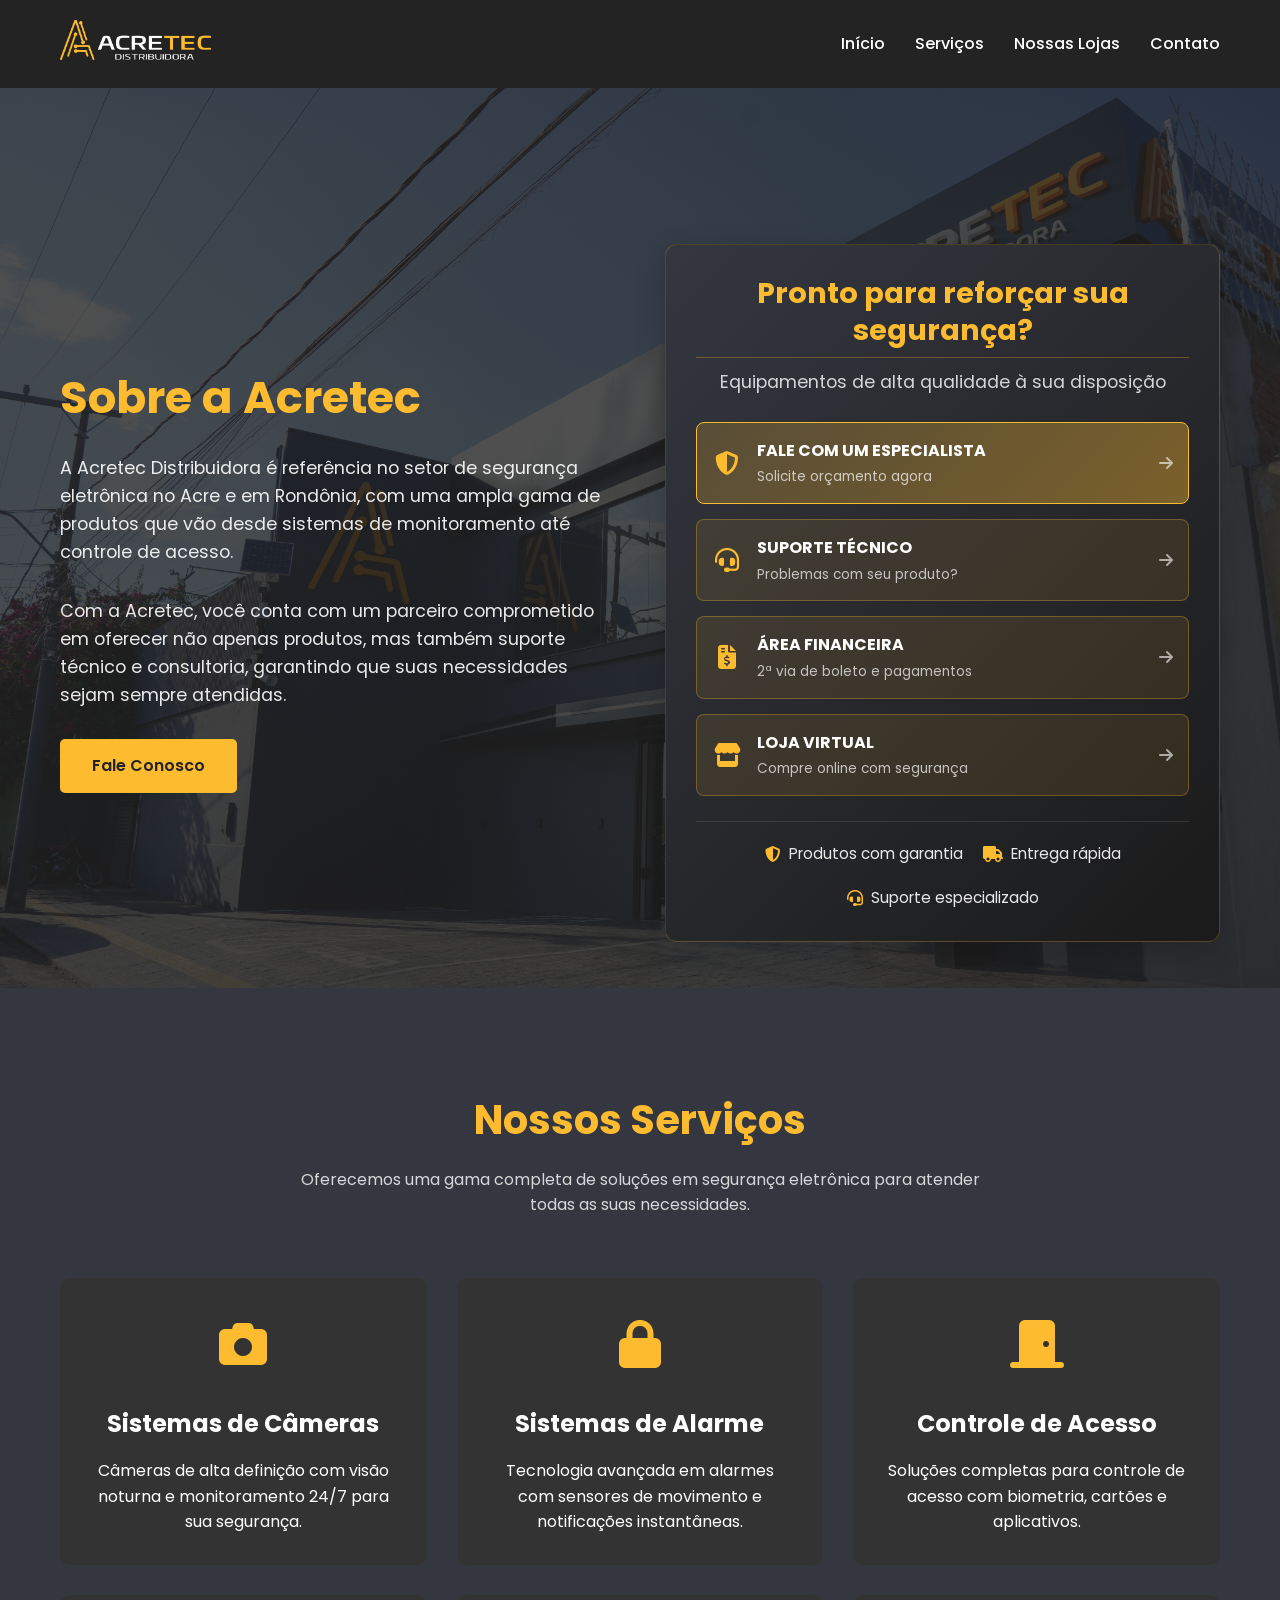
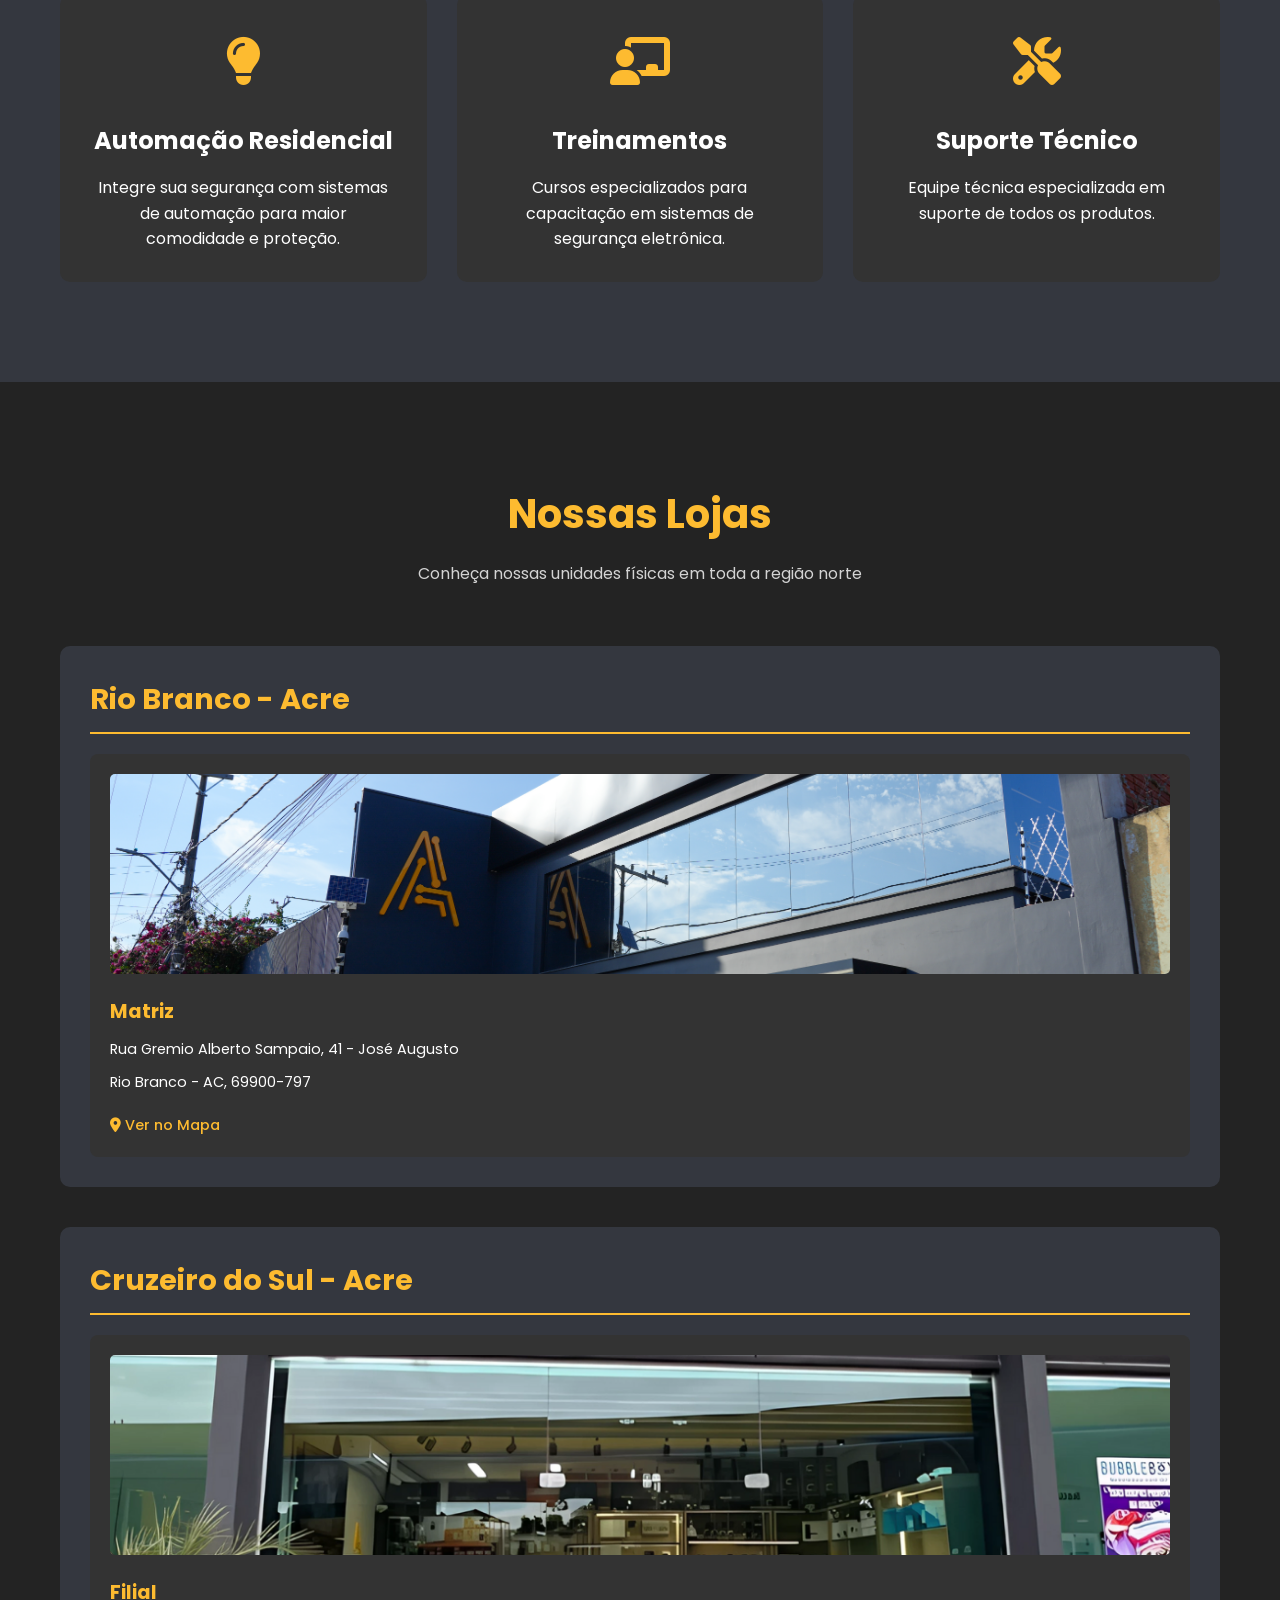
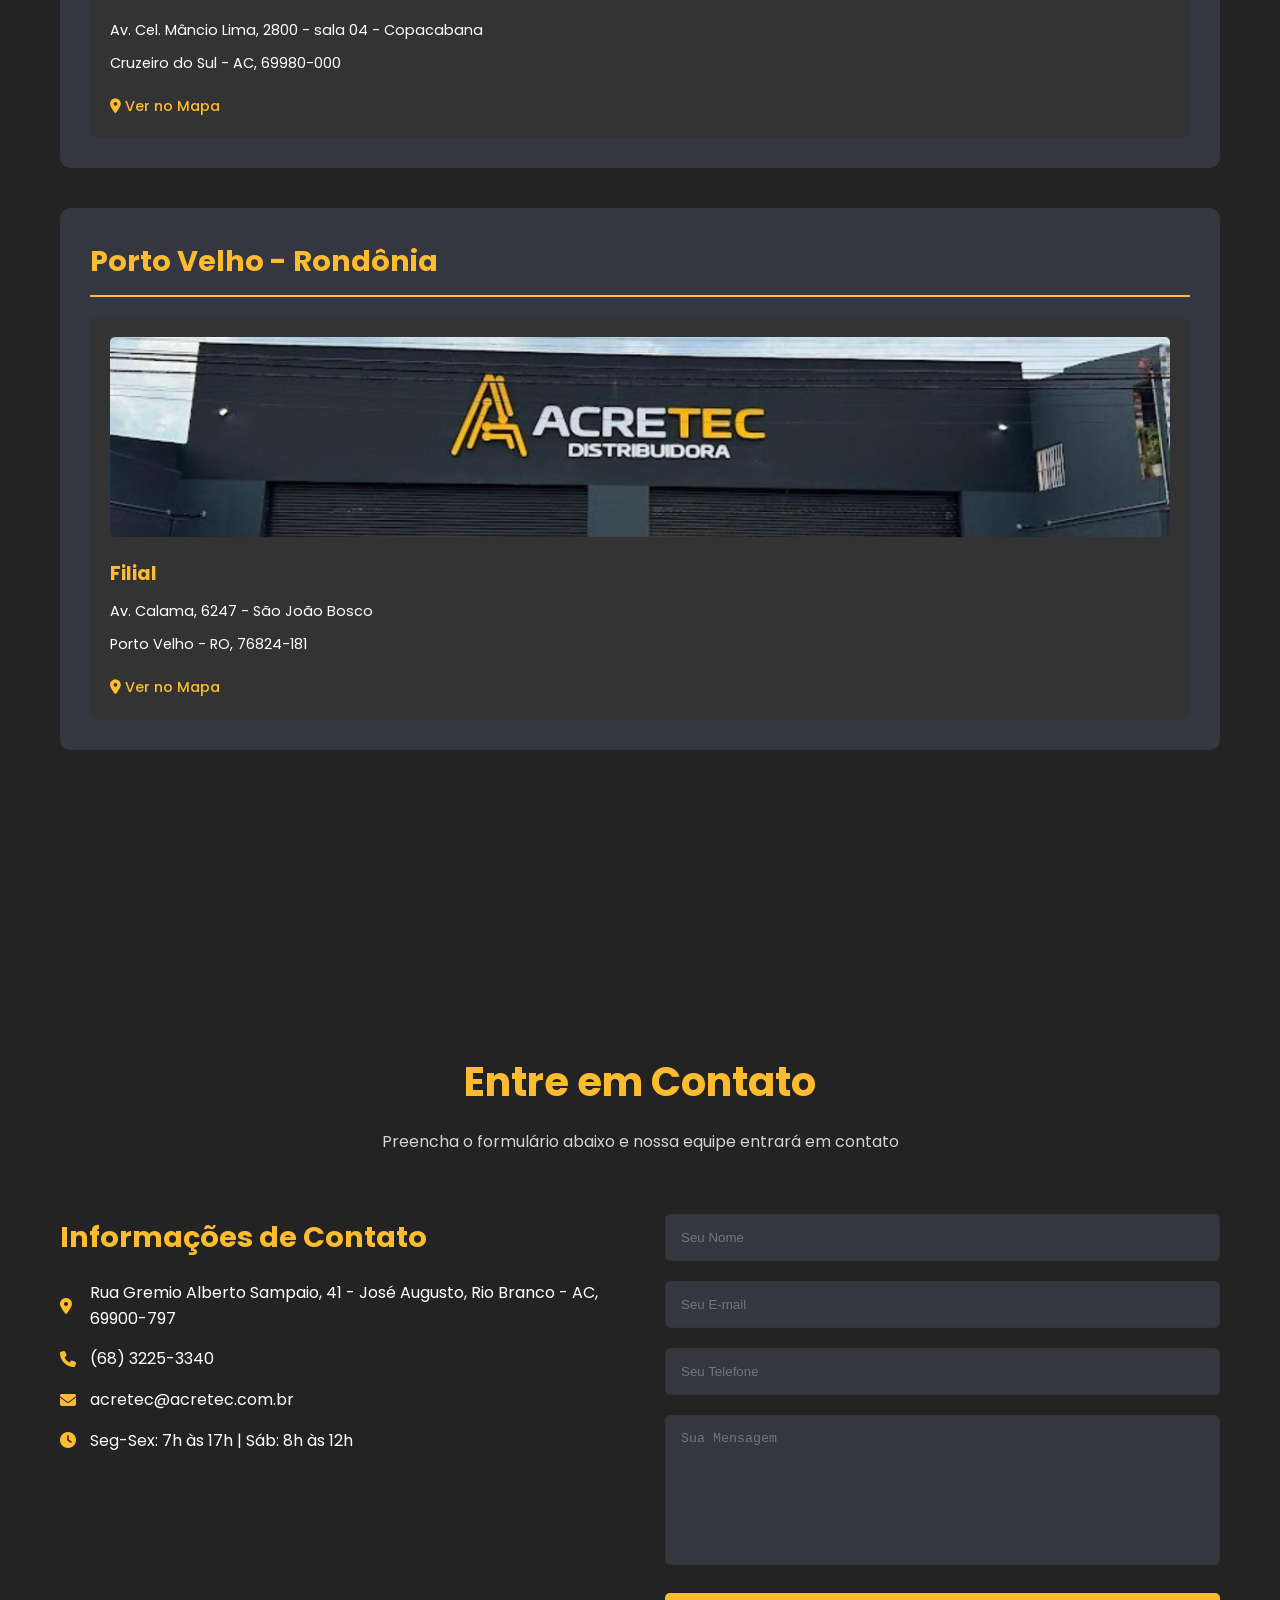
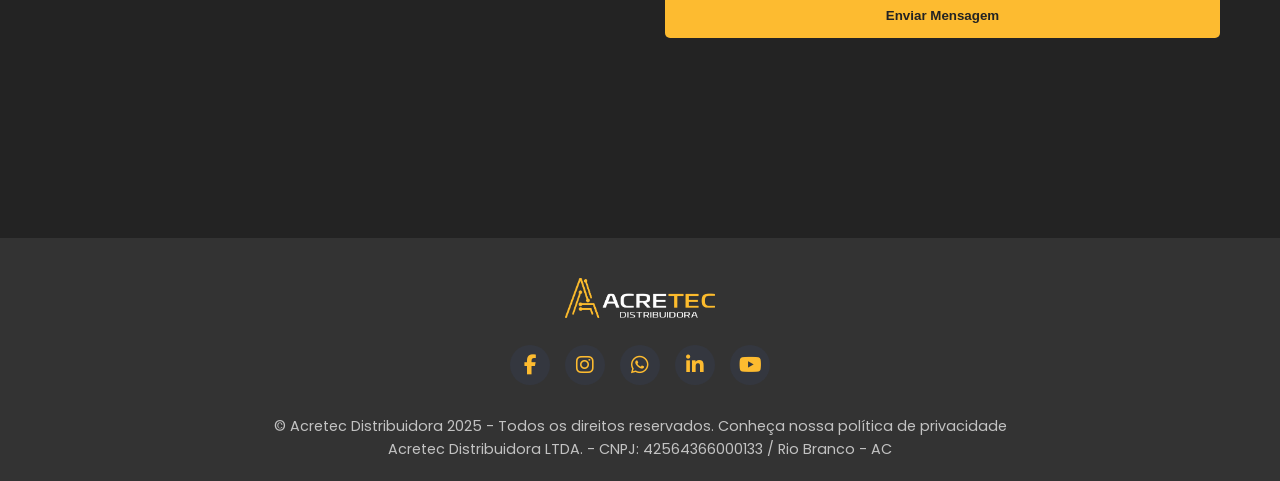
<file: index.html>
<!DOCTYPE html>
<html lang="pt-BR">

<head>
    <meta charset="UTF-8">
    <meta name="viewport" content="width=device-width, initial-scale=1.0">
    <title>ACRETEC - Segurança Eletrônica</title>
    <link rel="stylesheet" href="https://cdnjs.cloudflare.com/ajax/libs/font-awesome/6.4.0/css/all.min.css">
    <link href="https://fonts.googleapis.com/css2?family=Poppins:wght@300;400;500;600;700&display=swap"
        rel="stylesheet">
    <link rel="icon" href="./imagem/logo.png">
    <link rel="stylesheet" href="style.css">
</head>

<body>
    <header>
        <div class="container header-container">
            <div class="logo">
                <img src="./imagem/logoHorizontal.png" alt="ACRETEC Logo">
            </div>

            <nav>
                <button class="mobile-menu-btn">
                    <i class="fas fa-bars"></i>
                </button>
                <ul id="menu">
                    <li><a href="#home">Início</a></li>
                    <li><a href="#services">Serviços</a></li>
                    <li><a href="#stores">Nossas Lojas</a></li>
                    <li><a href="#contact">Contato</a></li>
                </ul>
            </nav>
        </div>
    </header>

    <section class="hero" id="home">
        <div class="container">
            <div class="hero-content">
                <div class="about-text">
                    <h1>Sobre a Acretec</h1>
                    <p>A Acretec Distribuidora é referência no setor de segurança eletrônica no Acre e em Rondônia, com
                        uma ampla gama de produtos que vão desde sistemas de monitoramento até controle de acesso.</p>
                    <p>Com a Acretec, você conta com um parceiro comprometido em oferecer não apenas produtos, mas
                        também suporte técnico e consultoria, garantindo que suas necessidades sejam sempre atendidas.
                    </p>

                    <div class="btn-group">
                        <a href="#contact" class="btn">Fale Conosco</a>
                    </div>
                </div>

                <div class="action-section purchase-cta">
                    <h3>Pronto para reforçar sua segurança?</h3>
                    <p class="cta-subtitle">Equipamentos de alta qualidade à sua disposição</p>

                    <div class="cta-buttons-grid">
                        <a href="https://wa.link/mc4nez" class="cta-button primary" _ngcontent-ngi-c31=""
                            fxflex="" target="_blank"></span>
                            <i class="fas fa-shield-alt"></i>
                            <div>
                                <strong>FALE COM UM ESPECIALISTA</strong>
                                <span>Solicite orçamento agora</span>
                            </div>
                            <i class="fas fa-arrow-right"></i>
                        </a>

                        <a href="https://link.acretec.com.br/suporte" class="cta-button" target="_blank">
                            <i class="fas fa-headset"></i>
                            <div>
                                <strong>SUPORTE TÉCNICO</strong>
                                <span>Problemas com seu produto?</span>
                            </div>
                            <i class="fas fa-arrow-right"></i>
                        </a>

                        <a href="https://link.acretec.com.br/financeiro" class="cta-button" target="_blank">
                            <i class="fas fa-file-invoice-dollar"></i>
                            <div>
                                <strong>ÁREA FINANCEIRA</strong>
                                <span>2ª via de boleto e pagamentos</span>
                            </div>
                            <i class="fas fa-arrow-right"></i>
                        </a>

                        <a href="https://acretec.com.br" target="_blank" class="cta-button" target="_blank">
                            <i class="fas fa-store"></i>
                            <div>
                                <strong>LOJA VIRTUAL</strong>
                                <span>Compre online com segurança</span>
                            </div>
                            <i class="fas fa-arrow-right"></i>
                        </a>
                    </div>

                    <div class="cta-benefits">
                        <div class="benefit-item">
                            <i class="fas fa-shield-alt"></i>
                            <span>Produtos com garantia</span>
                        </div>
                        <div class="benefit-item">
                            <i class="fas fa-truck"></i>
                            <span>Entrega rápida</span>
                        </div>
                        <div class="benefit-item">
                            <i class="fas fa-headset"></i>
                            <span>Suporte especializado</span>
                        </div>
                    </div>
                </div>
            </div>
        </div>
        </div>
    </section>

    <section class="services" id="services">
        <div class="container">
            <div class="section-title">
                <h2>Nossos Serviços</h2>
                <p>Oferecemos uma gama completa de soluções em segurança eletrônica para atender todas as suas
                    necessidades.</p>
            </div>

            <div class="services-grid">
                <div class="service-card">
                    <div class="service-icon">
                        <i class="fas fa-camera"></i>
                    </div>
                    <h3>Sistemas de Câmeras</h3>
                    <p>Câmeras de alta definição com visão noturna e monitoramento 24/7 para sua segurança.</p>
                </div>

                <div class="service-card">
                    <div class="service-icon">
                        <i class="fas fa-lock"></i>
                    </div>
                    <h3>Sistemas de Alarme</h3>
                    <p>Tecnologia avançada em alarmes com sensores de movimento e notificações instantâneas.</p>
                </div>

                <div class="service-card">
                    <div class="service-icon">
                        <i class="fas fa-door-closed"></i>
                    </div>
                    <h3>Controle de Acesso</h3>
                    <p>Soluções completas para controle de acesso com biometria, cartões e aplicativos.</p>
                </div>

                <div class="service-card">
                    <div class="service-icon">
                        <i class="fas fa-lightbulb"></i>
                    </div>
                    <h3>Automação Residencial</h3>
                    <p>Integre sua segurança com sistemas de automação para maior comodidade e proteção.</p>
                </div>

                <div class="service-card">
                    <div class="service-icon">
                        <i class="fas fa-chalkboard-teacher"></i>
                    </div>
                    <h3>Treinamentos</h3>
                    <p>Cursos especializados para capacitação em sistemas de segurança eletrônica.</p>
                </div>

                <div class="service-card">
                    <div class="service-icon">
                        <i class="fas fa-tools"></i>
                    </div>
                    <h3>Suporte Técnico</h3>
                    <p>Equipe técnica especializada em suporte de todos os produtos.</p>
                </div>
            </div>
        </div>
    </section>

    <section class="stores" id="stores">
        <div class="container">
            <div class="section-title">
                <h2>Nossas Lojas</h2>
                <p>Conheça nossas unidades físicas em toda a região norte</p>
            </div>

            <div class="stores-container">
                <div class="store-group">
                    <h3>Rio Branco - Acre</h3>
                    <div class="store-cards">
                        <div class="store-card">
                            <img src="./imagem/lojaRbr.JPG" alt="Loja Rio Branco">
                            <h4>Matriz</h4>
                            <p>Rua Gremio Alberto Sampaio, 41 - José Augusto</p>
                            <p>Rio Branco - AC, 69900-797</p>
                            <a href="https://www.google.com/maps/place/R.+Gremio+Alberto+Sampaio,+31+-+Jos%C3%A9+Augusto,+Rio+Branco+-+AC,+69900-797,+Brasil"
                                target="_blank">
                                <i class="fas fa-map-marker-alt"></i> Ver no Mapa
                            </a>
                        </div>
                    </div>
                </div>

                <div class="store-group">
                    <h3>Cruzeiro do Sul - Acre</h3>
                    <div class="store-cards">
                        <div class="store-card">
                            <img src="./imagem/lojaCzs.png" alt="Loja Cruzeiro do Sul">
                            <h4>Filial</h4>
                            <p>Av. Cel. Mâncio Lima, 2800 - sala 04 - Copacabana</p>
                            <p>Cruzeiro do Sul - AC, 69980-000</p>
                            <a href="https://www.google.com/maps/place/Av.+Cel.+M%C3%A2ncio+Lima,+2800+-+Copacabana,+Cruzeiro+do+Sul+-+AC,+69980-000,+Brasil"
                                target="_blank">
                                <i class="fas fa-map-marker-alt"></i> Ver no Mapa
                            </a>
                        </div>
                    </div>
                </div>

                <div class="store-group">
                    <h3>Porto Velho - Rondônia</h3>
                    <div class="store-cards">
                        <div class="store-card">
                            <img src="./imagem/lojaPvh.jpg" alt="Loja Porto Velho">
                            <h4>Filial</h4>
                            <p>Av. Calama, 6247 - São João Bosco</p>
                            <p>Porto Velho - RO, 76824-181</p>
                            <a href="https://www.google.com/maps/place/Av.+Calama,+6247+-+S%C3%A3o+Jo%C3%A3o+Bosco,+Porto+Velho+-+RO,+76824-181,+Brasil"
                                target="_blank">
                                <i class="fas fa-map-marker-alt"></i> Ver no Mapa
                            </a>
                        </div>
                    </div>
                </div>


            </div>
        </div>
    </section>

    <section class="contact" id="contact">
        <input type="text" name="_gotcha" style="display:none">
        <section class="contact" id="contact">
            <div class="container">
                <div class="section-title">
                    <h2>Entre em Contato</h2>
                    <p>Preencha o formulário abaixo e nossa equipe entrará em contato</p>
                </div>

                <div class="contact-container">
                    <div class="contact-info">
                        <h3>Informações de Contato</h3>
                        <p><i class="fas fa-map-marker-alt"></i>Rua Gremio Alberto Sampaio, 41 - José Augusto, Rio
                            Branco - AC, 69900-797</p>
                        <p><i class="fas fa-phone"></i> (68) 3225-3340 </p>
                        <p><i class="fas fa-envelope"></i> acretec@acretec.com.br</p>
                        <p><i class="fas fa-clock"></i> Seg-Sex: 7h às 17h | Sáb: 8h às 12h</p>
                    </div>

                    <div class="contact-form">
                        <form id="contactForm">
                            <input type="text" name="nome" placeholder="Seu Nome" required>
                            <input type="email" name="email" placeholder="Seu E-mail" required>
                            <input type="tel" name="telefone" placeholder="Seu Telefone">
                            <textarea name="mensagem" placeholder="Sua Mensagem" required></textarea>

                            <div id="formFeedback" class="form-feedback"></div>

                            <button type="submit">Enviar Mensagem</button>
                        </form>
                    </div>
                </div>
            </div>
        </section>
        </div>
        </div>
        </div>
    </section>

    <footer>
        <div class="container">
            <div class="footer-logo">
                <img src="./imagem/logoHorizontal.png" alt="ACRETEC Logo" style="height: 40px;">
            </div>

            <div class="social-links">
                <a href="https://www.facebook.com/acretecdistribuidora/" aria-label="Facebook" target="_blank"><i class="fab fa-facebook-f"></i></a>
                <a href="https://www.instagram.com/acretecdistribuidora/" aria-label="Instagram" target="_blank"><i class="fab fa-instagram"></i></a>
                <a href="https://wa.link/mc4nez" aria-label="WhatsApp" target="_blank"><i class="fab fa-whatsapp"></i></a>
                <a href="https://www.linkedin.com/in/acretecdistribuidora/" aria-label="LinkedIn" target="_blank"><i class="fab fa-linkedin-in"></i></a>
                <a href="https://www.youtube.com/@acretecdistribuidora" aria-label="YouTube" target="_blank"><i class="fab fa-youtube"></i></a>
            </div>

            <div class="copyright">
                <p>&copy; Acretec Distribuidora 2025 - Todos os direitos reservados. Conheça nossa política de
                    privacidade</p>
                <p>Acretec Distribuidora LTDA. - CNPJ: 42564366000133 / Rio Branco - AC</p>
            </div>
        </div>
    </footer>
    <script src="./script.js"></script>
</body>

</html>
</file>
<file: style.css>
:root {
    --primary: #fdbb30;
    --dark: #232323;
    --dark-gray: #34373f;
    --medium-gray: #333333;
    --light: #ffffff;
}

* {
    margin: 0;
    padding: 0;
    box-sizing: border-box;
}

body {
    font-family: 'Poppins', sans-serif;
    background-color: var(--dark);
    color: var(--light);
    line-height: 1.6;
    padding-top: 70px;
}

.container {
    width: 100%;
    max-width: 1200px;
    margin: 0 auto;
    padding: 0 20px;
}

header {
    background-color: var(--dark);
    padding: 15px 0;
    position: fixed;
    top: 0;
    width: 100%;
    z-index: 1000;
    box-shadow: 0 2px 10px rgba(0,0,0,0.1);
}

.header-container {
    display: flex;
    justify-content: space-between;
    align-items: center;
    position: relative;
}

.logo img {
    height: 40px;
    width: auto;
    transition: all 0.3s ease;
    z-index: 1002;
}

.logo img:hover {
    transform: scale(1.05);
}

nav ul {
    display: flex;
    list-style: none;
}

nav ul li {
    margin-left: 30px;
}

nav ul li a {
    color: var(--light);
    text-decoration: none;
    font-weight: 500;
    transition: all 0.3s ease;
    position: relative;
}

nav ul li a:hover {
    color: var(--primary);
}

nav ul li a::after {
    content: '';
    position: absolute;
    width: 0;
    height: 2px;
    background: var(--primary);
    bottom: -5px;
    left: 0;
    transition: width 0.3s ease;
}

nav ul li a:hover::after {
    width: 100%;
}

.mobile-menu-btn {
    display: none;
    background: none;
    border: none;
    color: var(--light);
    font-size: 24px;
    cursor: pointer;
    z-index: 1003;
    padding: 5px;
}

.hero {
    height: 100vh;
    display: flex;
    align-items: center;
    background: linear-gradient(rgba(35, 35, 35, 0.8), rgba(35, 35, 35, 0.8)), url('./lojaRbr.JPG');
    background-size: cover;
    background-position: center;
    padding-top: 80px;
}

.hero-content {
    display: grid;
    grid-template-columns: 1fr 1fr;
    gap: 50px;
    align-items: center;
}

.about-text h1 {
    font-size: 2.8rem;
    margin-bottom: 20px;
    color: var(--primary);
}

.about-text p {
    font-size: 1.1rem;
    margin-bottom: 30px;
    opacity: 0.9;
    max-width: 600px;
}

.action-buttons {
    display: flex;
    flex-direction: column;
    gap: 20px;
}

.action-section {
    background-color: var(--dark-gray);
    padding: 30px;
    border-radius: 10px;
    box-shadow: 0 5px 15px rgba(0, 0, 0, 0.1);
}

.action-section h3 {
    color: var(--primary);
    margin-bottom: 20px;
    font-size: 1.5rem;
}

.action-links {
    display: flex;
    flex-direction: column;
    gap: 15px;
}

.action-links a {
    color: var(--light);
    text-decoration: none;
    transition: all 0.3s ease;
    display: flex;
    align-items: center;
}

.action-links a:hover {
    color: var(--primary);
    transform: translateX(5px);
}

.action-links a i {
    margin-right: 10px;
    color: var(--primary);
}

.btn {
    display: inline-block;
    background-color: var(--primary);
    color: var(--dark);
    padding: 12px 30px;
    border-radius: 5px;
    text-decoration: none;
    font-weight: 600;
    transition: all 0.3s ease;
    border: 2px solid var(--primary);
    text-align: center;
}

.btn:hover {
    background-color: transparent;
    color: var(--primary);
}

.btn-secondary {
    background-color: transparent;
    color: var(--primary);
    border-color: var(--primary);
}

.btn-secondary:hover {
    background-color: var(--primary);
    color: var(--dark);
}

.btn-group {
    display: flex;
    gap: 15px;
    margin-top: 30px;
}

.services {
    padding: 100px 0;
    background-color: var(--dark-gray);
}

.section-title {
    text-align: center;
    margin-bottom: 60px;
}

.section-title h2 {
    font-size: 2.5rem;
    color: var(--primary);
    margin-bottom: 15px;
}

.section-title p {
    max-width: 700px;
    margin: 0 auto;
    opacity: 0.8;
}

.services-grid {
    display: grid;
    grid-template-columns: repeat(auto-fit, minmax(300px, 1fr));
    gap: 30px;
}

.service-card {
    background-color: var(--medium-gray);
    padding: 30px;
    border-radius: 10px;
    transition: all 0.3s ease;
    text-align: center;
}

.service-card:hover {
    transform: translateY(-10px);
    box-shadow: 0 10px 20px rgba(0, 0, 0, 0.2);
}

.service-icon {
    font-size: 3rem;
    color: var(--primary);
    margin-bottom: 20px;
}

.service-card h3 {
    font-size: 1.5rem;
    margin-bottom: 15px;
}

.stores {
    padding: 100px 0;
    background-color: var(--dark);
}

.stores-container {
    display: flex;
    flex-direction: column;
    gap: 40px;
}

.store-group {
    background-color: var(--dark-gray);
    padding: 30px;
    border-radius: 10px;
}

.store-group h3 {
    color: var(--primary);
    font-size: 1.8rem;
    margin-bottom: 20px;
    padding-bottom: 10px;
    border-bottom: 2px solid var(--primary);
}

.store-cards {
    display: grid;
    grid-template-columns: repeat(auto-fit, minmax(300px, 1fr));
    gap: 20px;
}

.store-card {
    background-color: var(--medium-gray);
    padding: 20px;
    border-radius: 8px;
    transition: all 0.3s ease;
}

.store-card:hover {
    transform: translateY(-5px);
}

.store-card img {
    width: 100%;
    height: 200px;
    object-fit: cover;
    border-radius: 5px;
    margin-bottom: 15px;
}

.store-card h4 {
    color: var(--primary);
    margin-bottom: 10px;
    font-size: 1.2rem;
}

.store-card p {
    margin-bottom: 10px;
    font-size: 0.9rem;
}

.store-card a {
    color: var(--primary);
    text-decoration: none;
    font-weight: 500;
    display: inline-block;
    margin-top: 10px;
    font-size: 0.9rem;
}

.store-card a:hover {
    text-decoration: underline;
}

.quick-links {
    padding: 60px 0;
    background-color: var(--dark-gray);
}

.links-container {
    display: grid;
    grid-template-columns: repeat(auto-fit, minmax(250px, 1fr));
    gap: 30px;
}

.link-group {
    background-color: var(--medium-gray);
    padding: 25px;
    border-radius: 8px;
}

.link-group h3 {
    color: var(--primary);
    font-size: 1.5rem;
    margin-bottom: 20px;
    padding-bottom: 10px;
    border-bottom: 1px solid var(--primary);
}

.link-list {
    display: flex;
    flex-direction: column;
    gap: 12px;
}

.link-list a {
    color: var(--light);
    text-decoration: none;
    transition: all 0.3s ease;
    display: flex;
    align-items: center;
}

.link-list a:hover {
    color: var(--primary);
    transform: translateX(5px);
}

.link-list a i {
    margin-right: 10px;
    color: var(--primary);
}

.contact {
    padding: 100px 0;
    background-color: var(--dark);
}

.contact-container {
    display: grid;
    grid-template-columns: 1fr 1fr;
    gap: 50px;
}

.contact-info h3 {
    color: var(--primary);
    font-size: 1.8rem;
    margin-bottom: 20px;
}

.contact-info p {
    margin-bottom: 15px;
    display: flex;
    align-items: center;
}

.contact-info i {
    margin-right: 10px;
    color: var(--primary);
    min-width: 20px;
}

.contact-form input,
.contact-form textarea {
    width: 100%;
    padding: 15px;
    margin-bottom: 20px;
    background-color: var(--dark-gray);
    border: 1px solid var(--medium-gray);
    border-radius: 5px;
    color: var(--light);
}

.contact-form textarea {
    height: 150px;
    resize: none;
}

.contact-form button {
    width: 100%;
    padding: 15px;
    background-color: var(--primary);
    color: var(--dark);
    border: none;
    border-radius: 5px;
    font-weight: 600;
    cursor: pointer;
    transition: all 0.3s ease;
}

.contact-form button:hover {
    background-color: transparent;
    color: var(--primary);
    border: 1px solid var(--primary);
}

footer {
    background-color: var(--medium-gray);
    padding: 40px 0 20px;
    text-align: center;
}

.footer-logo img {
    height: 60px;
    margin-bottom: 20px;
}

.social-links {
    display: flex;
    justify-content: center;
    gap: 15px;
    margin-bottom: 30px;
}

.social-links a {
    display: inline-flex;
    align-items: center;
    justify-content: center;
    width: 40px;
    height: 40px;
    background-color: var(--dark-gray);
    color: var(--primary);
    border-radius: 50%;
    transition: all 0.3s ease;
    position: relative;
    text-decoration: none;
}

.social-icon-container {
    display: flex;
    align-items: center;
    justify-content: center;
}

.social-links a i {
    font-size: 18px;
    position: relative;
    margin-left: auto;
    margin-right: auto;
    color: inherit;
    transition: color 0.3s ease;
}

.social-links a .fab {
    font-size: 20px;
    position: relative;
}

.social-links a:hover {
    background-color: var(--primary);
    color: var(--dark) !important;
    transform: translateY(-3px);
}

.copyright {
    opacity: 0.7;
    font-size: 0.9rem;
    margin-top: 20px;
}

@media (max-width: 992px) {
    .hero-content,
    .contact-container {
        grid-template-columns: 1fr;
    }

    .action-buttons {
        order: -1;
        margin-bottom: 50px;
    }
}

@media (max-width: 768px) {
    body {
        padding-top: 70px;
    }
    
    header {
        padding: 15px 0;
    }
    
    .logo img {
        height: 40px;
    }
    
    .mobile-menu-btn {
        display: block;
    }
    
    nav ul {
        position: fixed;
        top: 70px;
        left: -100%;
        width: 100%;
        height: calc(100vh - 70px);
        background-color: var(--dark-gray);
        flex-direction: column;
        padding: 20px 30px;
        transition: all 0.5s ease;
        z-index: 1001;
        overflow-y: auto;
    }
    
    nav ul.show {
        left: 0;
    }
    
    nav ul li {
        margin: 15px 0;
        border-bottom: 1px solid var(--medium-gray);
        padding-bottom: 10px;
    }
    
    nav ul li a {
        font-size: 1.1rem;
        display: block;
        padding: 10px 0;
    }
    
    .about-text h1 {
        font-size: 2.2rem;
    }
    
    .btn-group {
        flex-direction: column;
    }
    
    .hero {
        height: auto;
        min-height: 100vh;
        padding: 100px 0 50px;
    }
    
    .services-grid,
    .store-cards {
        grid-template-columns: 1fr;
    }
}

@media (min-width: 769px) {
    body {
        padding-top: 0;
    }
    
    header {
        position: static;
        padding: 20px 0;
    }
    
    .mobile-menu-btn {
        display: none;
    }
    
    nav ul {
        position: static;
        width: auto;
        height: auto;
        flex-direction: row;
        padding: 0;
        background: transparent;
        display: flex;
    }
    
    nav ul li {
        margin: 0 0 0 30px;
        border: none;
        padding: 0;
    }
}

.purchase-cta {
    background-color: var(--dark-gray);
    padding: 30px;
    border-radius: 12px;
    box-shadow: 0 10px 30px rgba(0, 0, 0, 0.2);
    border: 1px solid rgba(253, 187, 48, 0.2);
}

.purchase-cta h3 {
    color: var(--primary);
    font-size: 1.8rem;
    margin-bottom: 10px;
    text-align: center;
}

.cta-subtitle {
    color: rgba(255, 255, 255, 0.8);
    text-align: center;
    margin-bottom: 25px;
    font-size: 1.1rem;
}

.store-buttons {
    display: flex;
    flex-direction: column;
    gap: 15px;
    margin-bottom: 25px;
}

.store-btn {
    display: flex;
    align-items: center;
    justify-content: space-between;
    background-color: rgba(253, 187, 48, 0.1);
    border: 1px solid rgba(253, 187, 48, 0.3);
    padding: 15px 20px;
    border-radius: 8px;
    color: white;
    text-decoration: none;
    transition: all 0.3s ease;
}

.store-btn:hover {
    background-color: rgba(253, 187, 48, 0.2);
    transform: translateY(-3px);
    box-shadow: 0 5px 15px rgba(253, 187, 48, 0.2);
}

.store-btn i:first-child {
    font-size: 1.5rem;
    color: var(--primary);
    margin-right: 15px;
}

.store-btn i:last-child {
    color: rgba(255, 255, 255, 0.6);
    transition: all 0.3s ease;
}

.store-btn:hover i:last-child {
    color: var(--primary);
    transform: translateX(3px);
}

.store-btn div {
    flex-grow: 1;
}

.store-btn strong {
    display: block;
    font-size: 1.1rem;
    margin-bottom: 3px;
}

.store-btn span {
    display: block;
    font-size: 0.85rem;
    color: rgba(255, 255, 255, 0.7);
}

.cta-benefits {
    display: flex;
    justify-content: space-around;
    flex-wrap: wrap;
    gap: 15px;
    padding-top: 15px;
    border-top: 1px solid rgba(255, 255, 255, 0.1);
}

.benefit-item {
    display: flex;
    align-items: center;
    gap: 8px;
    color: rgba(255, 255, 255, 0.8);
    font-size: 0.9rem;
}

.benefit-item i {
    color: var(--primary);
    font-size: 1rem;
}

@media (max-width: 768px) {
    .purchase-cta h3 {
        font-size: 1.5rem;
    }
    
    .store-btn {
        padding: 12px 15px;
    }
    
    .cta-benefits {
        flex-direction: column;
        align-items: center;
        gap: 10px;
    }
}

.action-section {
    background-color: var(--dark-gray);
    padding: 25px;
    border-radius: 8px;
    margin-top: 20px;
}

.action-section h3 {
    color: var(--primary);
    font-size: 1.3rem;
    margin-bottom: 15px;
    border-bottom: 1px solid rgba(253, 187, 48, 0.3);
    padding-bottom: 8px;
}

.action-links {
    display: flex;
    flex-direction: column;
    gap: 12px;
}

.action-links a {
    color: var(--light);
    text-decoration: none;
    transition: all 0.3s ease;
    display: flex;
    align-items: center;
    padding: 8px 10px;
    border-radius: 4px;
}

.action-links a:hover {
    background-color: rgba(253, 187, 48, 0.1);
    color: var(--primary);
    transform: translateX(5px);
}

.action-links a i {
    margin-right: 10px;
    width: 20px;
    text-align: center;
    color: var(--primary);
}

.quick-links-section {
    background-color: var(--dark-gray);
    padding: 30px;
    border-radius: 12px;
    margin-top: 20px;
}

.quick-links-title {
    color: var(--primary);
    font-size: 1.5rem;
    margin-bottom: 20px;
    text-align: center;
    position: relative;
}

.quick-links-title::after {
    content: '';
    display: block;
    width: 60px;
    height: 3px;
    background: var(--primary);
    margin: 10px auto 0;
}

.quick-links-grid {
    display: grid;
    grid-template-columns: repeat(auto-fit, minmax(250px, 1fr));
    gap: 15px;
}

.quick-link-card {
    display: flex;
    align-items: center;
    background-color: var(--medium-gray);
    padding: 15px;
    border-radius: 8px;
    color: white;
    text-decoration: none;
    transition: all 0.3s ease;
    border-left: 3px solid transparent;
}

.quick-link-card:hover {
    transform: translateY(-3px);
    box-shadow: 0 5px 15px rgba(0, 0, 0, 0.2);
    border-left: 3px solid var(--primary);
}

.quick-link-card.highlight {
    background: linear-gradient(135deg, rgba(253, 187, 48, 0.1) 0%, rgba(35, 35, 35, 0.8) 100%);
    border-left: 3px solid var(--primary);
}

.quick-link-card.highlight:hover {
    background: linear-gradient(135deg, rgba(253, 187, 48, 0.2) 0%, rgba(35, 35, 35, 0.9) 100%);
}

.quick-link-icon {
    font-size: 1.5rem;
    color: var(--primary);
    margin-right: 15px;
    width: 40px;
    height: 40px;
    display: flex;
    align-items: center;
    justify-content: center;
}

.quick-link-content {
    flex-grow: 1;
}

.quick-link-content h4 {
    font-size: 1rem;
    margin-bottom: 5px;
    color: white;
}

.quick-link-content p {
    font-size: 0.85rem;
    color: rgba(255, 255, 255, 0.7);
    margin-bottom: 0;
}

.quick-link-badge {
    display: inline-block;
    background-color: #4CAF50;
    color: white;
    font-size: 0.7rem;
    padding: 2px 8px;
    border-radius: 10px;
    margin-top: 5px;
}

.quick-link-arrow {
    color: rgba(255, 255, 255, 0.5);
    transition: all 0.3s ease;
}

.quick-link-card:hover .quick-link-arrow {
    color: var(--primary);
    transform: translateX(3px);
}

@media (max-width: 768px) {
    .quick-links-grid {
        grid-template-columns: 1fr;
    }
}

.purchase-cta {
    background: linear-gradient(135deg, #34373f 0%, #1a1a1a 100%);
    padding: 30px;
    border-radius: 12px;
    box-shadow: 0 10px 30px rgba(0, 0, 0, 0.2);
    border: 1px solid rgba(253, 187, 48, 0.2);
    margin-top: 30px;
}

.purchase-cta h3 {
    color: var(--primary);
    font-size: 1.8rem;
    margin-bottom: 10px;
    text-align: center;
    line-height: 1.3;
}

.cta-subtitle {
    color: rgba(255, 255, 255, 0.8);
    text-align: center;
    margin-bottom: 25px;
    font-size: 1.1rem;
    max-width: 600px;
    margin-left: auto;
    margin-right: auto;
}

.cta-buttons-grid {
    display: grid;
    grid-template-columns: repeat(auto-fit, minmax(250px, 1fr));
    gap: 15px;
    margin-bottom: 25px;
}

.cta-button {
    display: flex;
    align-items: center;
    background-color: rgba(253, 187, 48, 0.1);
    border: 1px solid rgba(253, 187, 48, 0.3);
    padding: 15px;
    border-radius: 8px;
    color: white;
    text-decoration: none;
    transition: all 0.3s ease;
}

.cta-button.primary {
    background: linear-gradient(135deg, rgba(253, 187, 48, 0.2) 0%, rgba(253, 187, 48, 0.4) 100%);
    border: 1px solid var(--primary);
    grid-column: 1 / -1;
}

.cta-button:hover {
    background-color: rgba(253, 187, 48, 0.2);
    transform: translateY(-3px);
    box-shadow: 0 5px 15px rgba(253, 187, 48, 0.2);
}

.cta-button i:first-child {
    font-size: 1.5rem;
    color: var(--primary);
    margin-right: 15px;
    min-width: 30px;
    text-align: center;
}

.cta-button i:last-child {
    color: rgba(255, 255, 255, 0.6);
    transition: all 0.3s ease;
    margin-left: 10px;
}

.cta-button:hover i:last-child {
    color: var(--primary);
    transform: translateX(5px);
}

.cta-button div {
    flex-grow: 1;
}

.cta-button strong {
    display: block;
    font-size: 1rem;
    margin-bottom: 3px;
}

.cta-button span {
    display: block;
    font-size: 0.85rem;
    color: rgba(255, 255, 255, 0.7);
}

.cta-benefits {
    display: flex;
    justify-content: center;
    flex-wrap: wrap;
    gap: 20px;
    padding-top: 20px;
    border-top: 1px solid rgba(255, 255, 255, 0.1);
}

.benefit-item {
    display: flex;
    align-items: center;
    gap: 8px;
    color: rgba(255, 255, 255, 0.9);
    font-size: 0.95rem;
}

.benefit-item i {
    color: var(--primary);
    font-size: 1rem;
}

/* Responsivo */
@media (max-width: 768px) {
    .purchase-cta h3 {
        font-size: 1.5rem;
    }
    
    .cta-button {
        padding: 12px;
    }
    
    .cta-button strong {
        font-size: 0.9rem;
    }
    
    .cta-button span {
        font-size: 0.8rem;
    }
    
    .cta-benefits {
        flex-direction: column;
        align-items: center;
        gap: 12px;
    }
}

.fa-spinner {
    margin-left: 8px;
}

button:disabled {
    opacity: 0.7;
    cursor: not-allowed;
}

.fa-spinner {
    margin-left: 8px;
    animation: fa-spin 2s infinite linear;
}

@keyframes fa-spin {
    0% { transform: rotate(0deg); }
    100% { transform: rotate(359deg); }
}

button:disabled {
    opacity: 0.7;
    cursor: not-allowed;
}

#formFeedback {
    transition: all 0.3s ease;
}

button[disabled] {
    opacity: 0.7;
    cursor: not-allowed;
}
</file>
